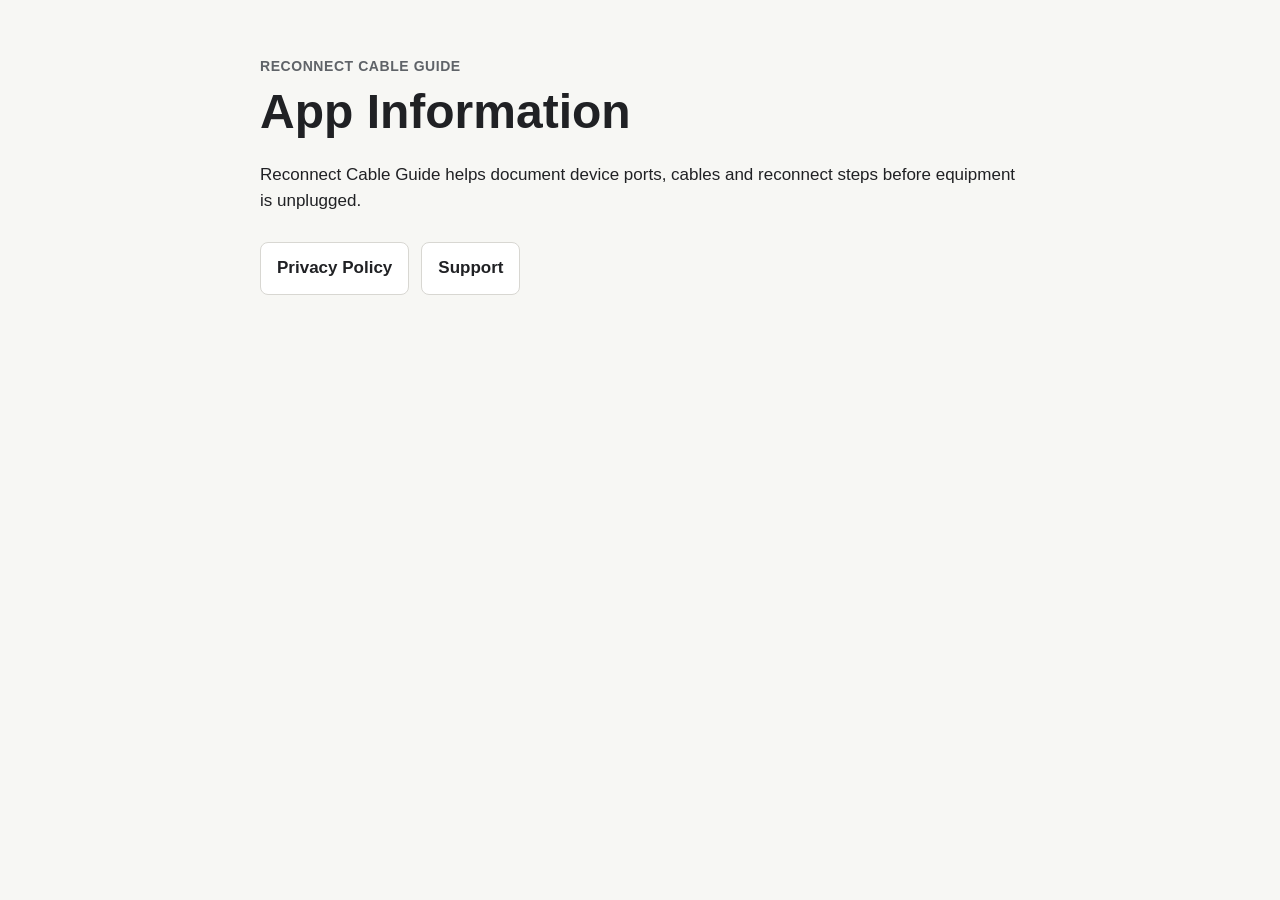
<file: docs/index.html>
<!doctype html>
<html lang="en">
<head>
  <meta charset="utf-8">
  <meta name="viewport" content="width=device-width, initial-scale=1">
  <title>Reconnect Cable Guide</title>
  <link rel="stylesheet" href="assets/site.css">
</head>
<body>
  <main class="page">
    <p class="eyebrow">Reconnect Cable Guide</p>
    <h1>App Information</h1>
    <p>
      Reconnect Cable Guide helps document device ports, cables and reconnect
      steps before equipment is unplugged.
    </p>
    <nav class="links" aria-label="App pages">
      <a href="privacy-policy/">Privacy Policy</a>
      <a href="support/">Support</a>
    </nav>
  </main>
</body>
</html>
</file>
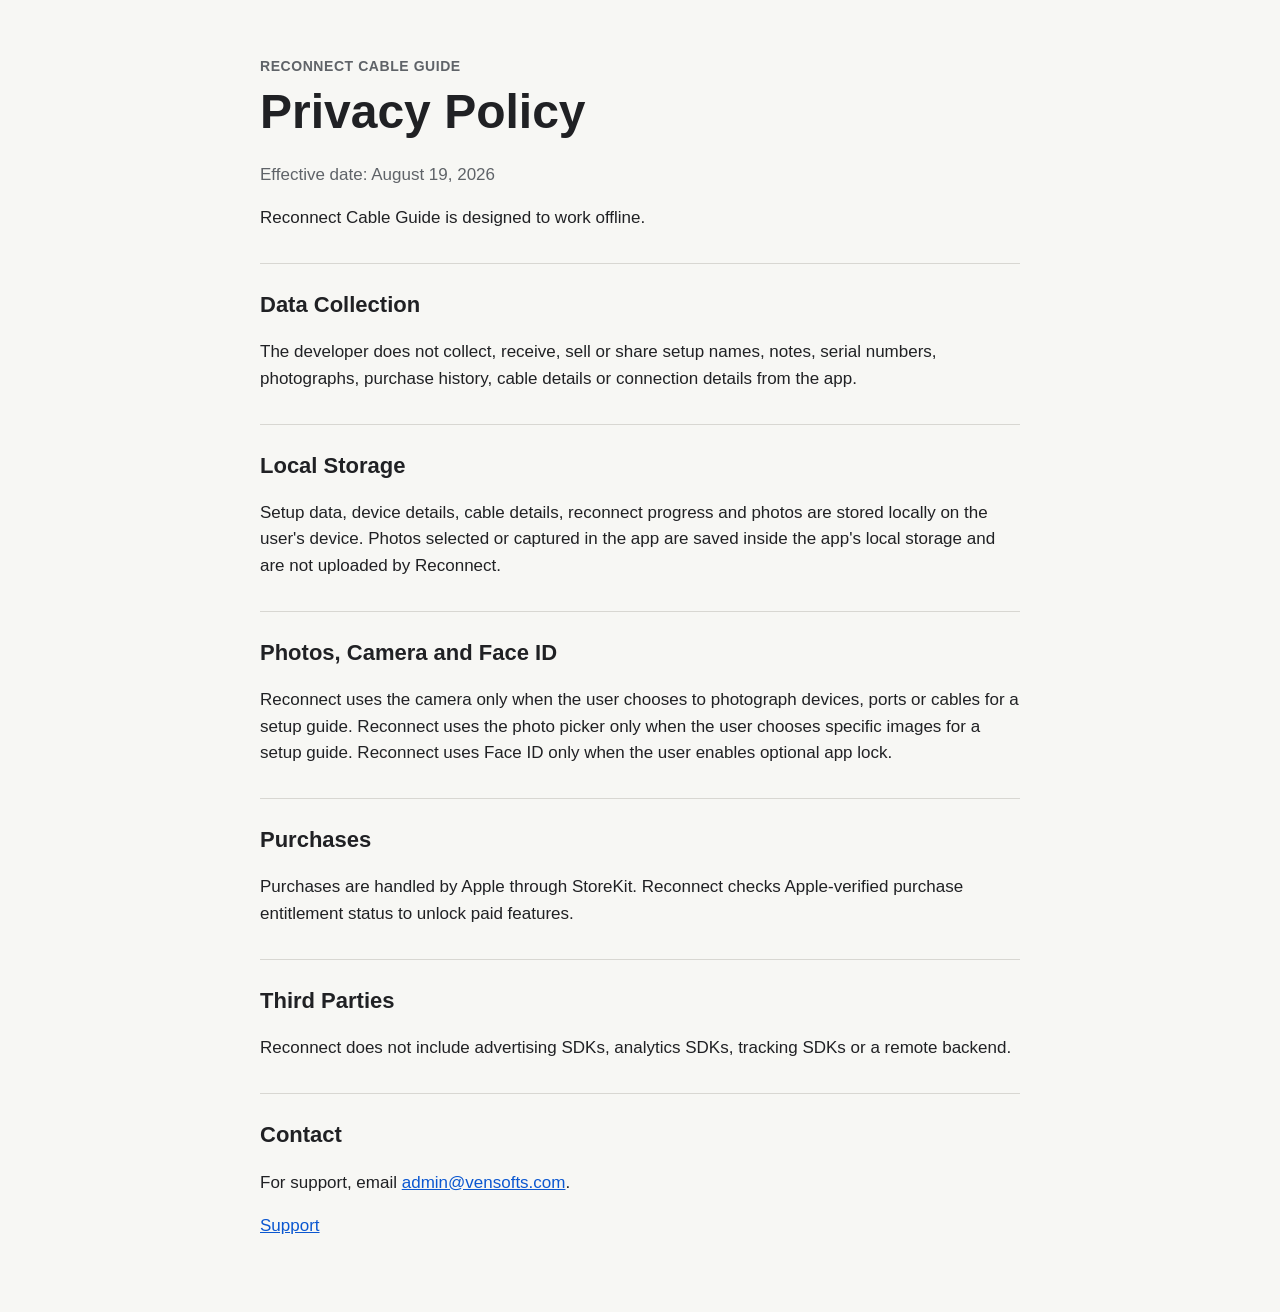
<file: docs/privacy-policy/index.html>
<!doctype html>
<html lang="en">
<head>
  <meta charset="utf-8">
  <meta name="viewport" content="width=device-width, initial-scale=1">
  <title>Privacy Policy - Reconnect Cable Guide</title>
  <link rel="stylesheet" href="../assets/site.css">
</head>
<body>
  <main class="page">
    <p class="eyebrow">Reconnect Cable Guide</p>
    <h1>Privacy Policy</h1>
    <p class="updated">Effective date: August 19, 2026</p>

    <p>Reconnect Cable Guide is designed to work offline.</p>

    <h2>Data Collection</h2>
    <p>
      The developer does not collect, receive, sell or share setup names,
      notes, serial numbers, photographs, purchase history, cable details or
      connection details from the app.
    </p>

    <h2>Local Storage</h2>
    <p>
      Setup data, device details, cable details, reconnect progress and photos
      are stored locally on the user's device. Photos selected or captured in
      the app are saved inside the app's local storage and are not uploaded by
      Reconnect.
    </p>

    <h2>Photos, Camera and Face ID</h2>
    <p>
      Reconnect uses the camera only when the user chooses to photograph
      devices, ports or cables for a setup guide. Reconnect uses the photo
      picker only when the user chooses specific images for a setup guide.
      Reconnect uses Face ID only when the user enables optional app lock.
    </p>

    <h2>Purchases</h2>
    <p>
      Purchases are handled by Apple through StoreKit. Reconnect checks
      Apple-verified purchase entitlement status to unlock paid features.
    </p>

    <h2>Third Parties</h2>
    <p>
      Reconnect does not include advertising SDKs, analytics SDKs, tracking
      SDKs or a remote backend.
    </p>

    <h2>Contact</h2>
    <p>
      For support, email <a href="mailto:admin@vensofts.com">admin@vensofts.com</a>.
    </p>

    <p class="muted"><a href="../support/">Support</a></p>
  </main>
</body>
</html>
</file>
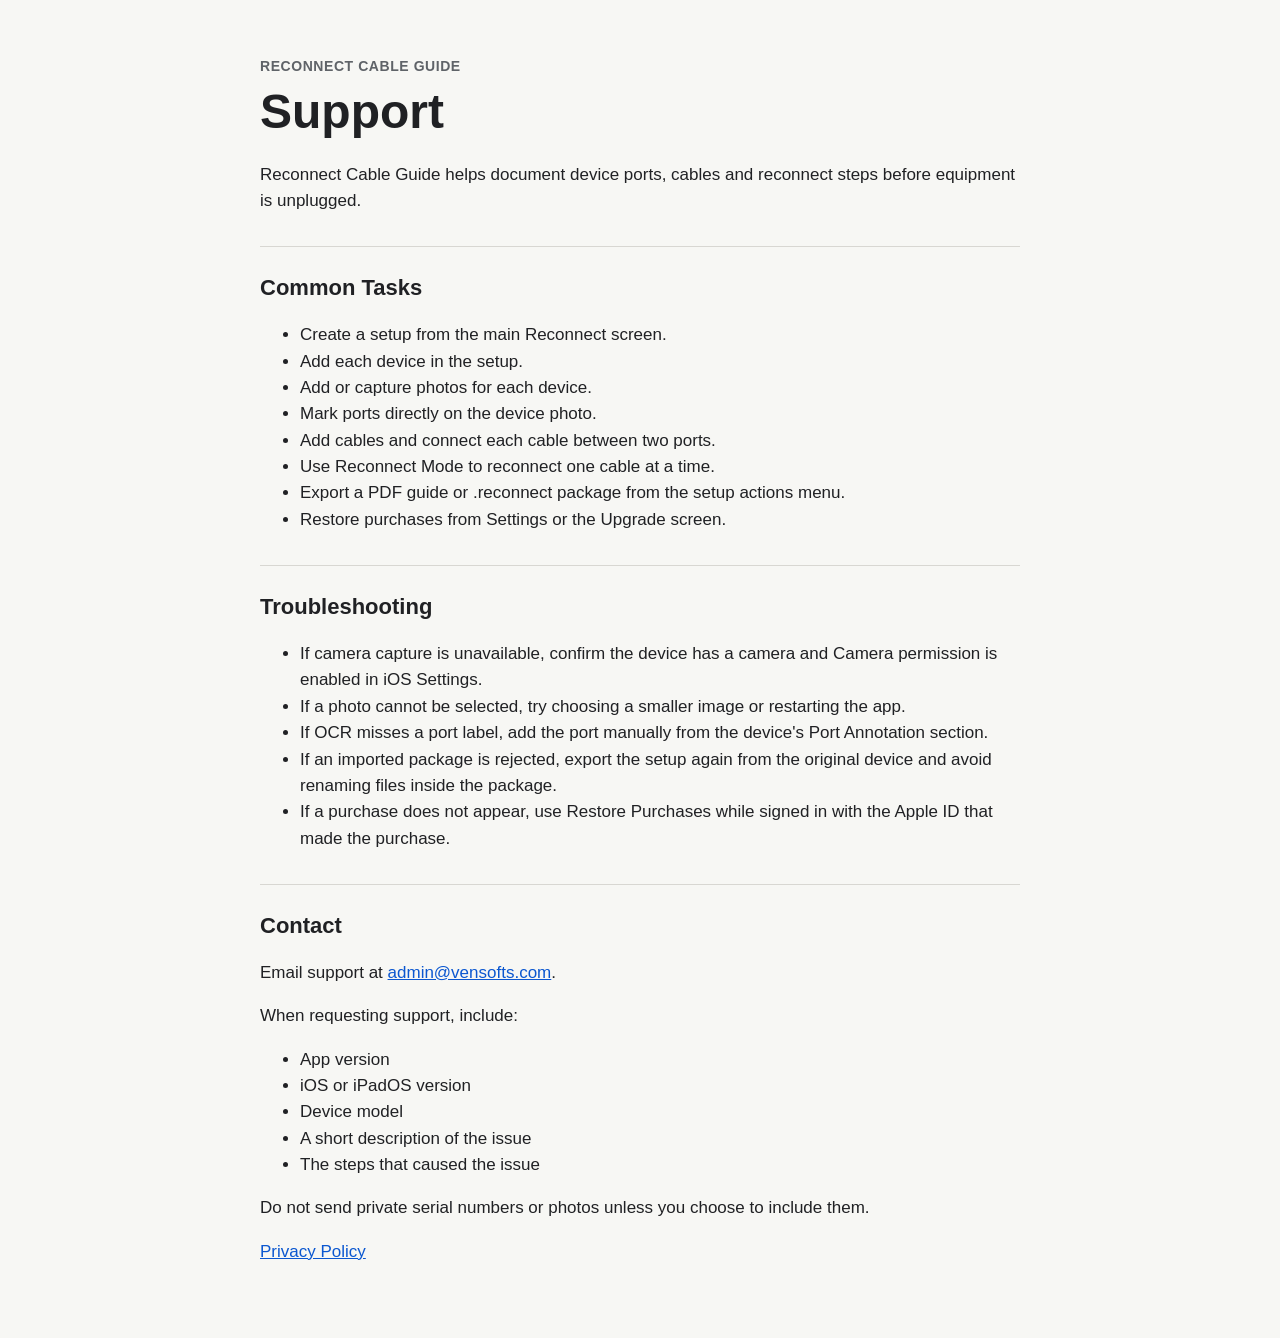
<file: docs/support/index.html>
<!doctype html>
<html lang="en">
<head>
  <meta charset="utf-8">
  <meta name="viewport" content="width=device-width, initial-scale=1">
  <title>Support - Reconnect Cable Guide</title>
  <link rel="stylesheet" href="../assets/site.css">
</head>
<body>
  <main class="page">
    <p class="eyebrow">Reconnect Cable Guide</p>
    <h1>Support</h1>
    <p>
      Reconnect Cable Guide helps document device ports, cables and reconnect
      steps before equipment is unplugged.
    </p>

    <h2>Common Tasks</h2>
    <ul>
      <li>Create a setup from the main Reconnect screen.</li>
      <li>Add each device in the setup.</li>
      <li>Add or capture photos for each device.</li>
      <li>Mark ports directly on the device photo.</li>
      <li>Add cables and connect each cable between two ports.</li>
      <li>Use Reconnect Mode to reconnect one cable at a time.</li>
      <li>Export a PDF guide or .reconnect package from the setup actions menu.</li>
      <li>Restore purchases from Settings or the Upgrade screen.</li>
    </ul>

    <h2>Troubleshooting</h2>
    <ul>
      <li>If camera capture is unavailable, confirm the device has a camera and Camera permission is enabled in iOS Settings.</li>
      <li>If a photo cannot be selected, try choosing a smaller image or restarting the app.</li>
      <li>If OCR misses a port label, add the port manually from the device's Port Annotation section.</li>
      <li>If an imported package is rejected, export the setup again from the original device and avoid renaming files inside the package.</li>
      <li>If a purchase does not appear, use Restore Purchases while signed in with the Apple ID that made the purchase.</li>
    </ul>

    <h2>Contact</h2>
    <p>Email support at <a href="mailto:admin@vensofts.com">admin@vensofts.com</a>.</p>
    <p>When requesting support, include:</p>
    <ul>
      <li>App version</li>
      <li>iOS or iPadOS version</li>
      <li>Device model</li>
      <li>A short description of the issue</li>
      <li>The steps that caused the issue</li>
    </ul>
    <p>
      Do not send private serial numbers or photos unless you choose to include
      them.
    </p>

    <p class="muted"><a href="../privacy-policy/">Privacy Policy</a></p>
  </main>
</body>
</html>
</file>
<file: docs/assets/site.css>
:root {
  color-scheme: light dark;
  --bg: #f7f7f4;
  --text: #202124;
  --muted: #5f6368;
  --border: #d8d7d2;
  --link: #0b57d0;
  --panel: #ffffff;
}

@media (prefers-color-scheme: dark) {
  :root {
    --bg: #121212;
    --text: #f1f3f4;
    --muted: #bdc1c6;
    --border: #3c4043;
    --link: #8ab4f8;
    --panel: #1e1f20;
  }
}

* {
  box-sizing: border-box;
}

body {
  margin: 0;
  background: var(--bg);
  color: var(--text);
  font: 17px/1.55 -apple-system, BlinkMacSystemFont, "Segoe UI", sans-serif;
}

.page {
  width: min(760px, calc(100% - 32px));
  margin: 0 auto;
  padding: 56px 0;
}

.eyebrow {
  color: var(--muted);
  font-size: 14px;
  font-weight: 700;
  letter-spacing: 0.04em;
  margin: 0 0 8px;
  text-transform: uppercase;
}

h1 {
  font-size: clamp(32px, 6vw, 48px);
  line-height: 1.08;
  margin: 0 0 24px;
}

h2 {
  border-top: 1px solid var(--border);
  font-size: 22px;
  margin: 32px 0 12px;
  padding-top: 24px;
}

p,
li {
  color: var(--text);
}

.updated,
.muted {
  color: var(--muted);
}

.links {
  display: flex;
  flex-wrap: wrap;
  gap: 12px;
  margin-top: 28px;
}

a {
  color: var(--link);
}

.links a {
  background: var(--panel);
  border: 1px solid var(--border);
  border-radius: 8px;
  color: var(--text);
  display: inline-block;
  font-weight: 700;
  padding: 12px 16px;
  text-decoration: none;
}
</file>
